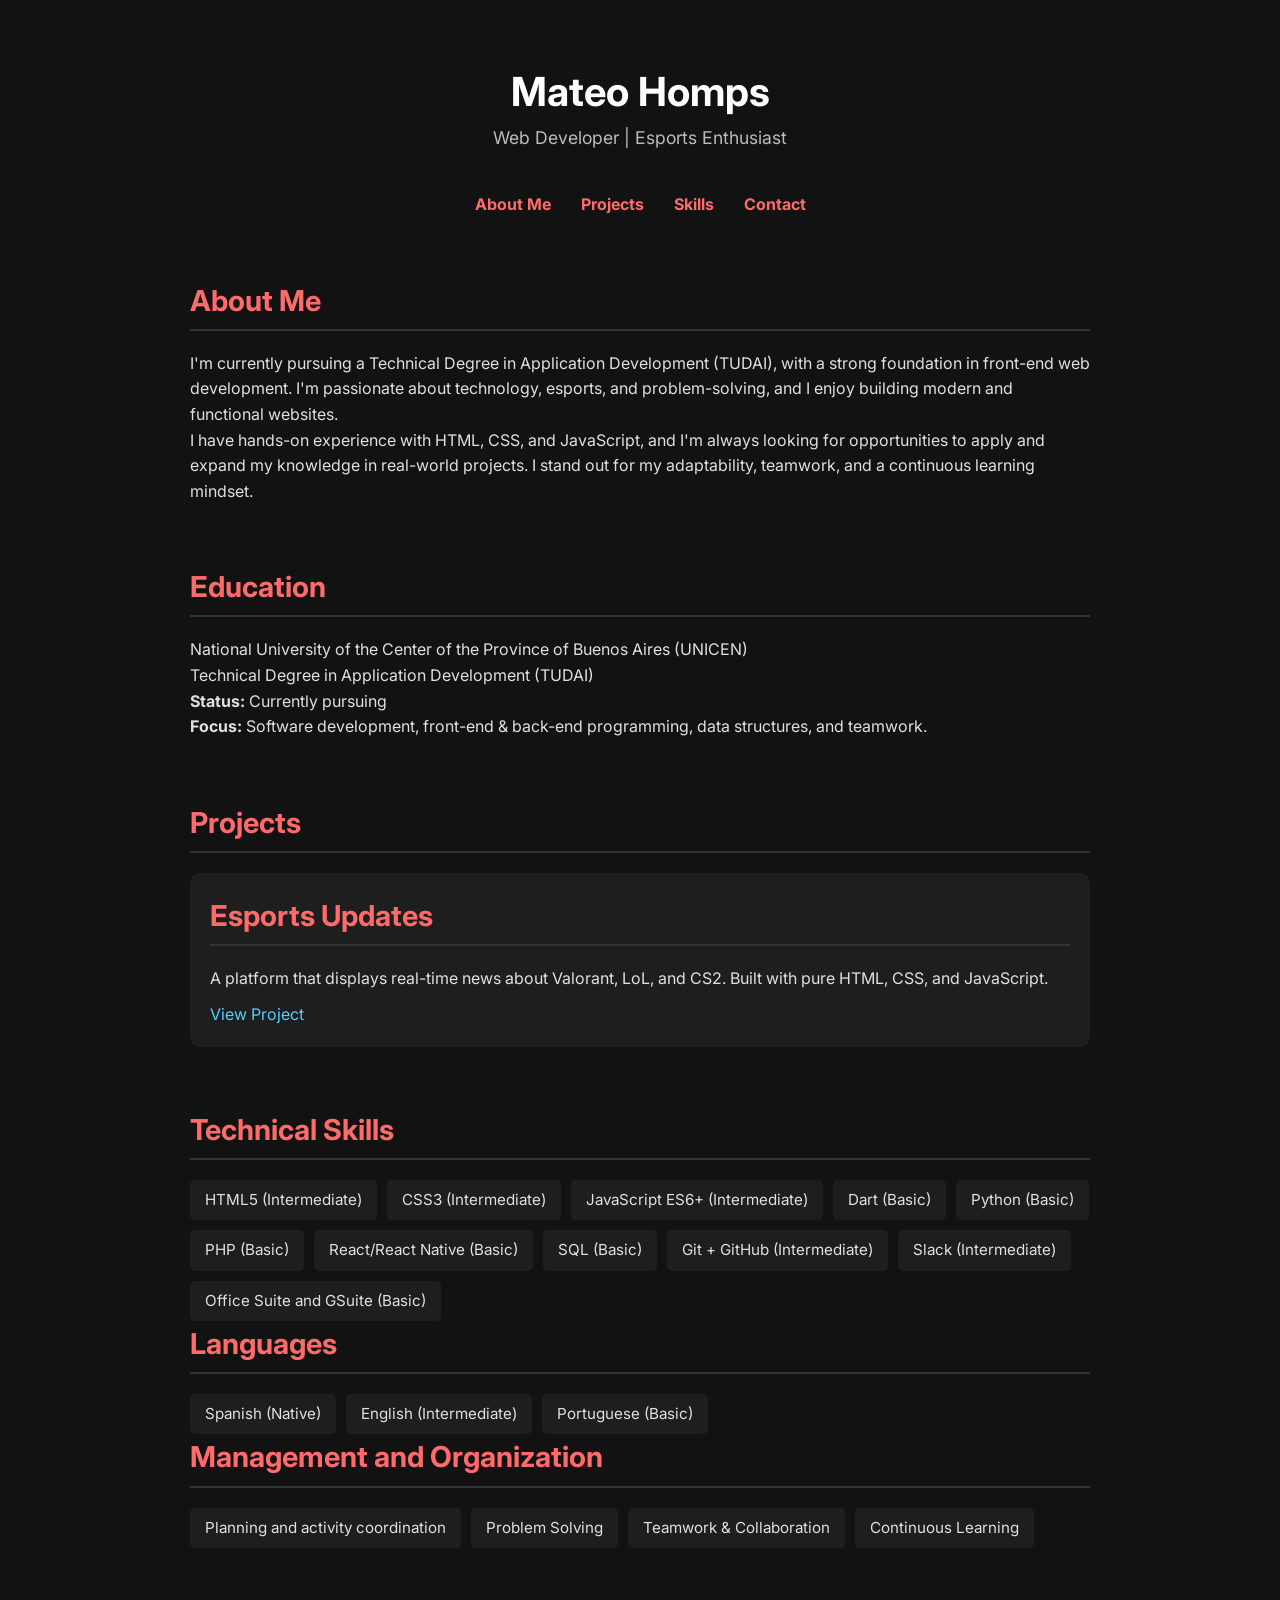
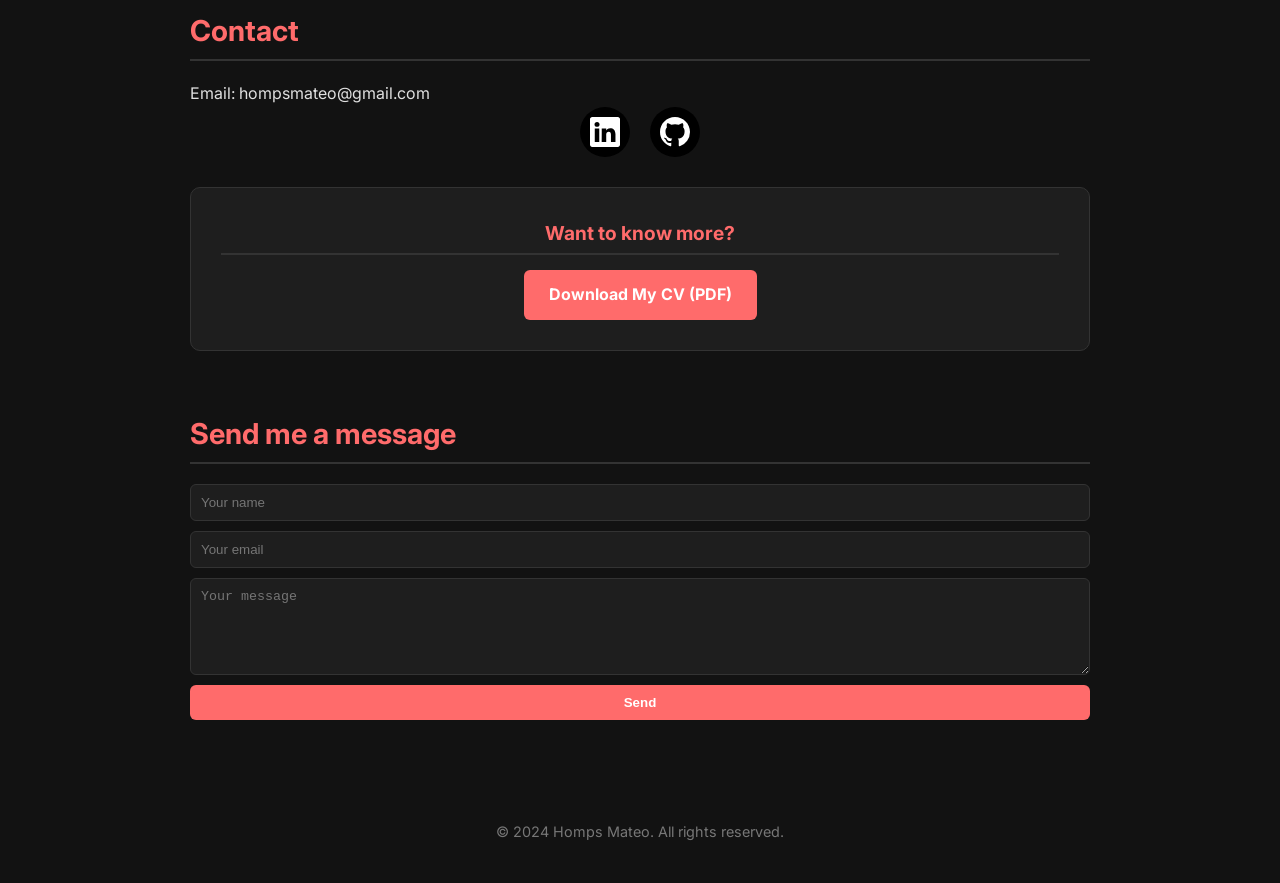
<file: index.html>
<!DOCTYPE html>
<html lang="en">

<head>
  <meta charset="UTF-8" />
  <meta name="viewport" content="width=device-width, initial-scale=1.0" />
  <title>My Portfolio</title>
  <link rel="stylesheet" href="Style.css" />
</head>

<body>
  <header>
    <h1>Mateo Homps</h1>
    <p>Web Developer | Esports Enthusiast</p>
  </header>

  <nav>
    <ul class="nav-links">
      <li class="nav-items"><a href="#about-me">About Me</a></li>
      <li class="nav-items"><a href="#projects">Projects</a></li>
      <li class="nav-items"><a href="#skills">Skills</a></li>
      <li class="nav-items"><a href="#contact">Contact</a></li>
    </ul>
  </nav>

  <main>
    <section id="about-me">
      <h2>About Me</h2>
      <p>
        I'm currently pursuing a Technical Degree in Application Development (TUDAI), with a strong foundation in
        front-end web development. I'm passionate about technology, esports, and problem-solving, and I enjoy building
        modern and functional websites.
      </p>
      <p>
        I have hands-on experience with HTML, CSS, and JavaScript, and I'm always looking for opportunities to apply and
        expand my knowledge in real-world projects. I stand out for my adaptability, teamwork, and a continuous learning
        mindset.
      </p>
    </section>

    <section id="education">
      <h2>Education</h2>
      <div class="education-item">
        <p>National University of the Center of the Province of Buenos Aires (UNICEN)</p>
        <p>Technical Degree in Application Development (TUDAI)</p>
        <p><strong>Status:</strong> Currently pursuing</p>
        <p><strong>Focus:</strong> Software development, front-end & back-end programming, data structures, and
          teamwork.</p>
      </div>
    </section>

    <section id="projects">
      <h2>Projects</h2>
      <div class="project">
        <h3>Esports Updates</h3>
        <p>A platform that displays real-time news about Valorant, LoL, and CS2. Built with pure HTML, CSS, and
          JavaScript.</p>
        <a href="https://github.com/Mateehomps/esports-updates/tree/main/Valorant%20project" target="_blank">View
          Project</a>
      </div>
      <!-- Add more projects here -->
    </section>

    <section id="skills">
      <h2>Technical Skills</h2>
      <ul class="skills">
        <li>HTML5 (Intermediate)</li>
        <li>CSS3 (Intermediate)</li>
        <li>JavaScript ES6+ (Intermediate)</li>
        <li>Dart (Basic)</li>
        <li>Python (Basic)</li>
        <li>PHP (Basic)</li>
        <li>React/React Native (Basic)</li>
        <li>SQL (Basic)</li>
        <li>Git + GitHub (Intermediate)</li>
        <li>Slack (Intermediate)</li>
        <li>Office Suite and GSuite (Basic)</li>
      </ul>
      <h3>Languages</h3>
      <ul class="skills">
        <li>Spanish (Native)</li>
        <li>English (Intermediate)</li>
        <li> Portuguese (Basic)</li>
      </ul>
      <h4> Management and Organization</h4>
      <ul class="skills">
        <li>
          Planning and activity coordination
        </li>
        <li>Problem Solving</li>
        <li>Teamwork & Collaboration</li>
        <li>Continuous Learning</li>
      </ul>
    </section>

    <section id="contact">
      <h2>Contact</h2>
      <p>Email: hompsmateo@gmail.com</p>

      <!-- Social medias -->
      <ul class="Social-Media">
        <li class="icon-content">
          <a href="https://www.linkedin.com/in/mateo-homps-4a02b6228/" aria-label="LinkedIn" data-social="linkedin"
            target="_blank">
            <div class="filled"></div>
            <svg xmlns="http://www.w3.org/2000/svg" width="16" height="16" fill="white" class="bi bi-linkedin"
              viewBox="0 0 16 16" xml:space="preserve">
              <path
                d="M0 1.146C0 .513.526 0 1.175 0h13.65C15.474 0 16 .513 16 1.146v13.708c0 .633-.526 1.146-1.175 1.146H1.175C.526 16 0 15.487 0 14.854zm4.943 12.248V6.169H2.542v7.225zm-1.2-8.212c.837 0 1.358-.554 1.358-1.248-.015-.709-.52-1.248-1.342-1.248S2.4 3.226 2.4 3.934c0 .694.521 1.248 1.327 1.248zm4.908 8.212V9.359c0-.216.016-.432.08-.586.173-.431.568-.878 1.232-.878.869 0 1.216.662 1.216 1.634v3.865h2.401V9.25c0-2.22-1.184-3.252-2.764-3.252-1.274 0-1.845.7-2.165 1.193v.025h-.016l.016-.025V6.169h-2.4c.03.678 0 7.225 0 7.225z"
                fill="white"></path>
            </svg>
          </a>
          <div class="tooltip">LinkedIn</div>
        </li>
        <li class="icon-content">
          <a href="https://github.com/Mateehomps" aria-label="GitHub" data-social="github" target="_blank">
            <div class="filled"></div>
            <svg xmlns="http://www.w3.org/2000/svg" width="16" height="16" fill="white" class="bi bi-github"
              viewBox="0 0 16 16" xml:space="preserve">
              <path
                d="M8 0C3.58 0 0 3.58 0 8c0 3.54 2.29 6.53 5.47 7.59.4.07.55-.17.55-.38 0-.19-.01-.82-.01-1.49-2.01.37-2.53-.49-2.69-.94-.09-.23-.48-.94-.82-1.13-.28-.15-.68-.52-.01-.53.63-.01 1.08.58 1.23.82.72 1.21 1.87.87 2.33.66.07-.52.28-.87.51-1.07-1.78-.2-3.64-.89-3.64-3.95 0-.87.31-1.59.82-2.15-.08-.2-.36-1.02.08-2.12 0 0 .67-.21 2.2.82.64-.18 1.32-.27 2-.27s1.36.09 2 .27c1.53-1.04 2.2-.82 2.2-.82.44 1.1.16 1.92.08 2.12.51.56.82 1.27.82 2.15 0 3.07-1.87 3.75-3.65 3.95.29.25.54.73.54 1.48 0 1.07-.01 1.93-.01 2.2 0 .21.15.46.55.38A8.01 8.01 0 0 0 16 8c0-4.42-3.58-8-8-8"
                fill="white"></path>
            </svg>
          </a>
          <div class="tooltip">GitHub</div>
        </li>
      </ul>
     
      <div class="cv-highlight">
        <h3>Want to know more?</h3>
        <a href="../portfolio/Resume Homps Mateo.pdf" download class="cv-button">Download My CV (PDF)</a>
      </div>
    </section>  
    <h3>Send me a message</h3>
    <form action="https://formspree.io/f/mblgqogr" method="POST">
      <input type="text" name="name" placeholder="Your name" required>
      <input type="email" name="_replyto" placeholder="Your email" required>
      <textarea name="message" placeholder="Your message" rows="5" required></textarea>
      <button type="submit">Send</button>
    </form>
  </main>

  <footer>
    <p>&copy; 2024 Homps Mateo. All rights reserved.</p>
  </footer>
</body>

</html>
</file>
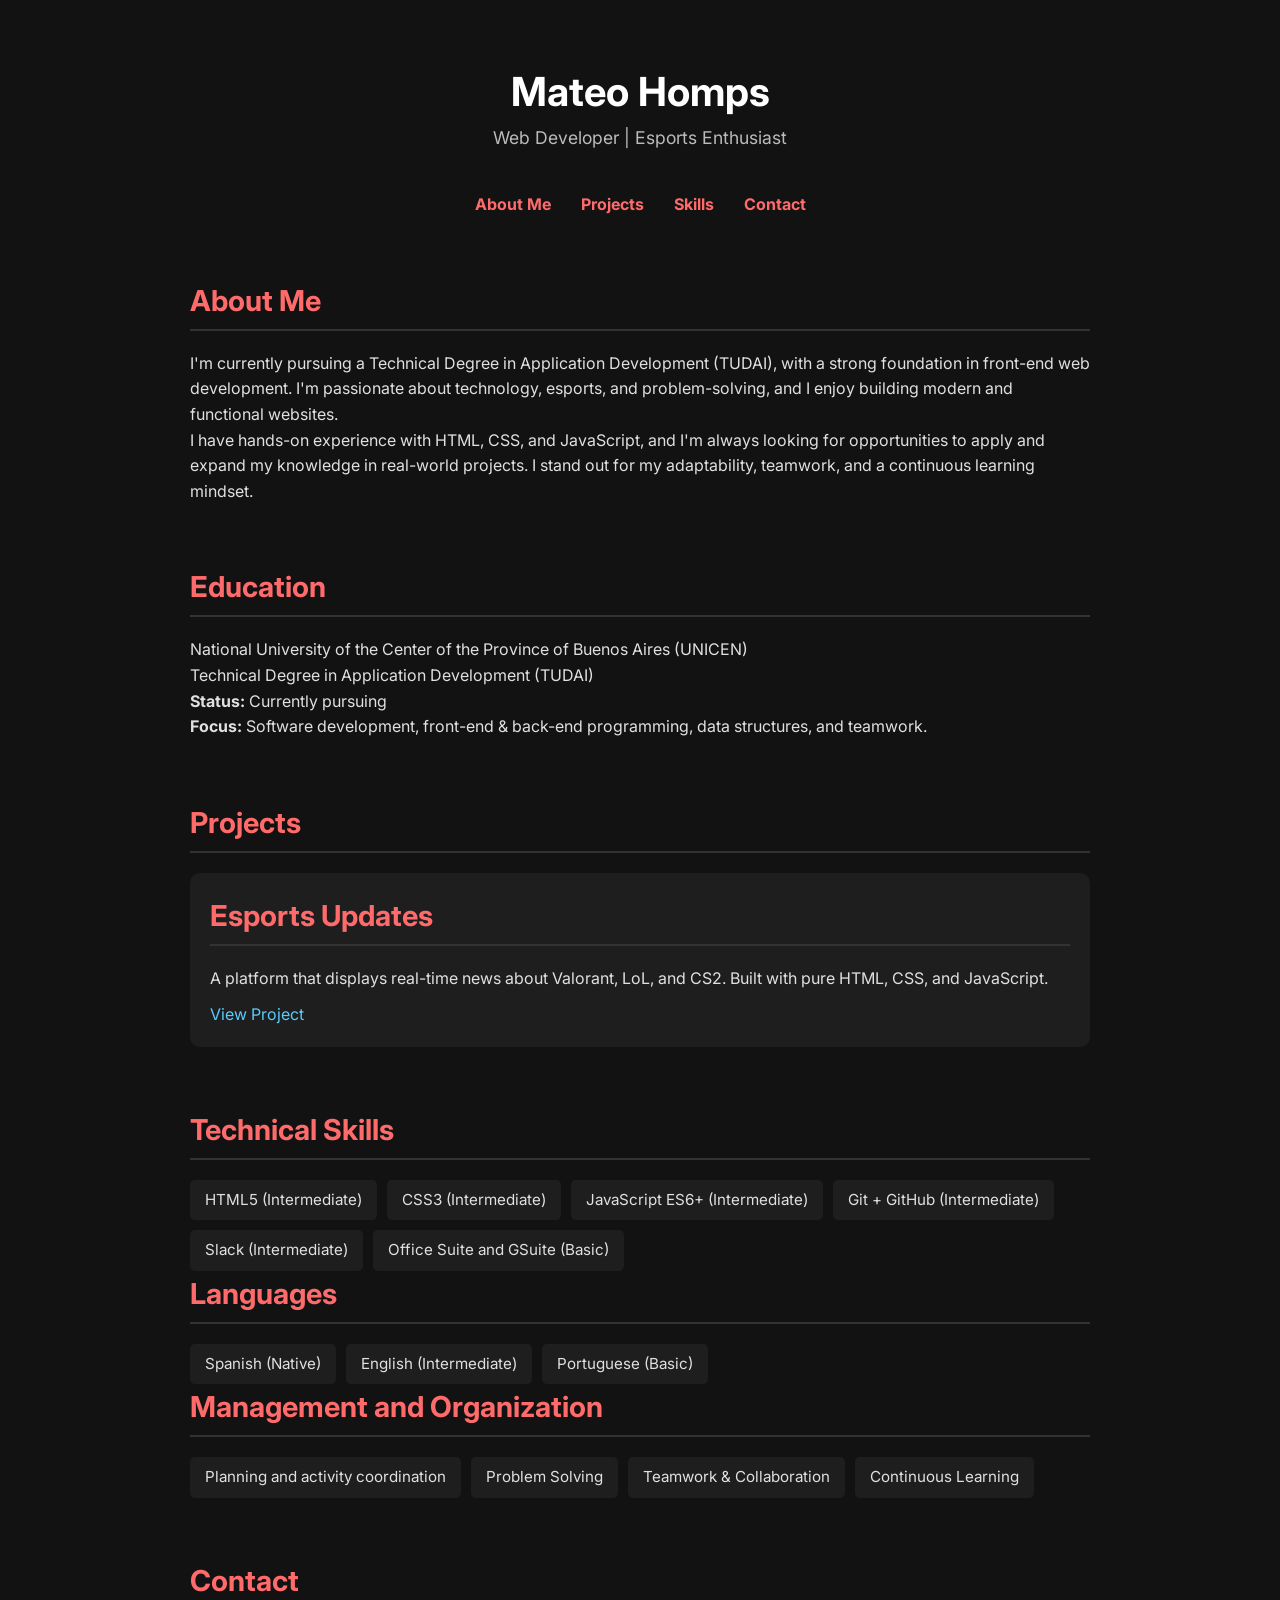
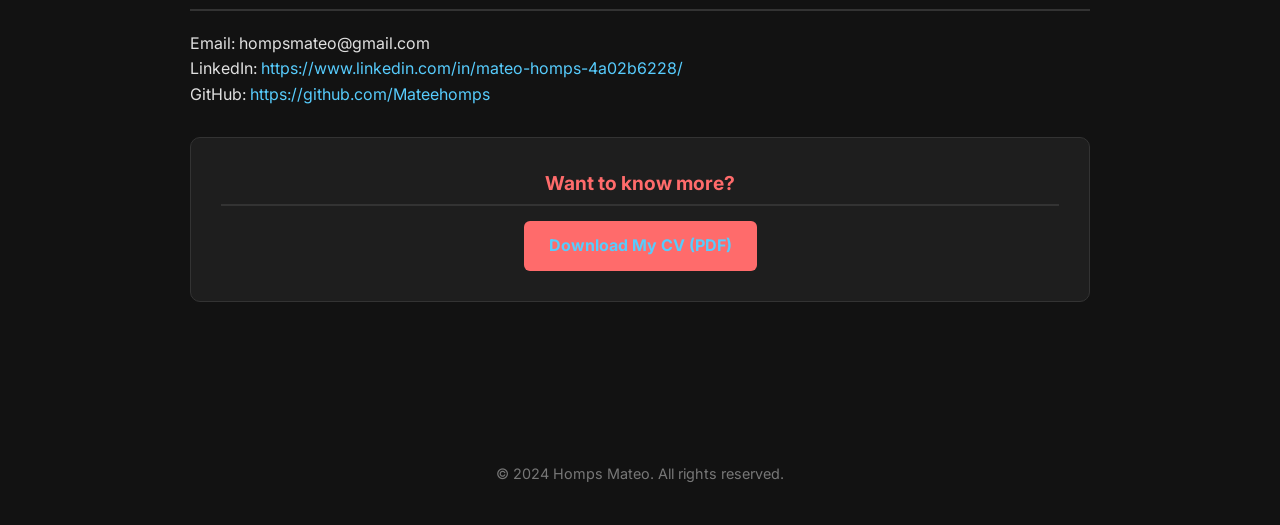
<file: Me/Index.html>
<!DOCTYPE html>
<html lang="en">
<head>
  <meta charset="UTF-8" />
  <meta name="viewport" content="width=device-width, initial-scale=1.0" />
  <title>My Portfolio</title>
  <link rel="stylesheet" href="../Me/Style.css" />
</head>
<body>
  <header>
    <h1>Mateo Homps</h1>
    <p>Web Developer | Esports Enthusiast</p>
  </header>

  <nav>
    <ul>
      <li><a href="#about-me">About Me</a></li>
      <li><a href="#projects">Projects</a></li>
      <li><a href="#skills">Skills</a></li>
      <li><a href="#contact">Contact</a></li>
    </ul>
  </nav>

  <main>
    <section id="about-me">
      <h2>About Me</h2>
      <p>
        I'm currently pursuing a Technical Degree in Application Development (TUDAI), with a strong foundation in front-end web development. I'm passionate about technology, esports, and problem-solving, and I enjoy building modern and functional websites.
      </p>
      <p>
        I have hands-on experience with HTML, CSS, and JavaScript, and I'm always looking for opportunities to apply and expand my knowledge in real-world projects. I stand out for my adaptability, teamwork, and a continuous learning mindset.
      </p>
    </section>

    <section id="education">
        <h2>Education</h2>
        <div class="education-item">
            <p>National University of the Center of the Province of Buenos Aires (UNICEN)</p>
            <p>Technical Degree in Application Development (TUDAI)</p>
            <p><strong>Status:</strong> Currently pursuing</p>
            <p><strong>Focus:</strong> Software development, front-end & back-end programming, data structures, and teamwork.</p>
        </div>
      </section>
      
    <section id="projects">
      <h2>Projects</h2>
      <div class="project">
        <h3>Esports Updates</h3>
        <p>A platform that displays real-time news about Valorant, LoL, and CS2. Built with pure HTML, CSS, and JavaScript.</p>
        <a href="https://github.com/Mateehomps/esports-updates/tree/main/Valorant%20project">View Project</a>
      </div>
      <!-- Add more projects here -->
    </section>

    <section id="skills">
      <h2>Technical Skills</h2>
      <ul class="skills">
        <li>HTML5 (Intermediate)</li>
        <li>CSS3 (Intermediate)</li>
        <li>JavaScript ES6+ (Intermediate)</li>
        <li>Git + GitHub (Intermediate)</li>
        <li>Slack (Intermediate)</li>
        <li>Office Suite and GSuite (Basic)</li>
      </ul>
      <h3>Languages</h3>
      <ul class="skills">
        <li>Spanish (Native)</li>
        <li>English (Intermediate)</li>
        <li> Portuguese (Basic)</li>
      </ul>
      <h4> Management and Organization</h4>
      <ul class="skills">
        <li>
            Planning and activity coordination
        </li>
        <li>Problem Solving</li>
        <li>Teamwork & Collaboration</li>
        <li>Continuous Learning</li>
      </ul>
    </section>

    <section id="contact">
      <h2>Contact</h2>
      <p>Email: hompsmateo@gmail.com</p>
      <p>LinkedIn: <a href="#">https://www.linkedin.com/in/mateo-homps-4a02b6228/</a></p>
      <p>GitHub: <a href="#">https://github.com/Mateehomps</a></p>
      <div class="cv-highlight">
        <h3>Want to know more?</h3>
        <a href="../Me/CV_HompsMateo.pdf.pdf" download class="cv-button">Download My CV (PDF)</a>
      </div>
    </section>
  </main>

  <footer>
    <p>&copy; 2024 Homps Mateo. All rights reserved.</p>
  </footer>
</body>
</html>
</file>
<file: Style.css>
/* Importa una fuente moderna */
@import url('https://fonts.googleapis.com/css2?family=Inter:wght@400;700&display=swap');

* {
  margin: 0;
  padding: 0;
  box-sizing: border-box;
}

body {
  font-family: 'Inter', sans-serif;
  background-color: #121212;
  color: #e0e0e0;
  line-height: 1.6;
  padding: 0 20px;
}

header {
  text-align: center;
  padding: 60px 0 20px;
}

header h1 {
  font-size: 2.5rem;
  color: #ffffff;
}

header p {
  font-size: 1.1rem;
  color: #bbbbbb;
}

nav {
  text-align: center;
  margin-bottom: 40px;
}

nav ul {
  list-style: none;
  display: flex;
  justify-content: center;
  gap: 30px;
  padding: 20px 0;
}

nav a {
  text-decoration: none;
  color: #ff6b6b;
  font-weight: bold;
  transition: color 0.3s ease;
}

nav a:hover {
  color: #ffffff;
}

main {
  max-width: 900px;
  margin: auto;
  padding-bottom: 60px;
}

section {
  margin-bottom: 60px;
}

h2 {
  font-size: 1.8rem;
  margin-bottom: 20px;
  color: #ff6b6b;
  border-bottom: 2px solid #333;
  padding-bottom: 5px;
}

h3 {
    font-size: 1.8rem;
    margin-bottom: 20px;
    color: #ff6b6b;
    border-bottom: 2px solid #333;
    padding-bottom: 5px;
  }

  h4 {
    font-size: 1.8rem;
    margin-bottom: 20px;
    color: #ff6b6b;
    border-bottom: 2px solid #333;
    padding-bottom: 5px;
  }

.project {
  background: #1e1e1e;
  border-radius: 10px;
  padding: 20px;
  margin-bottom: 20px;
  transition: transform 0.3s;
}

.project:hover {
  transform: scale(1.02);
}

.project a {
  display: inline-block;
  margin-top: 10px;
  color: #57ccfd;
  text-decoration: none;
}

.project a:hover {
  text-decoration: underline;
}

.skills {
  display: flex;
  flex-wrap: wrap;
  gap: 10px;
  list-style: none;
  padding: 0;
}

.skills li {
  background: #1e1e1e;
  padding: 8px 15px;
  border-radius: 5px;
  font-size: 0.95rem;
}

.cv-button {
  display: inline-block;
  background-color: #ff6b6b;
  color: #ffffff;
  padding: 12px 25px;
  border-radius: 6px;
  text-decoration: none;
  font-weight: bold;
  transition: background 0.3s ease;
}


#contact a:hover {
  text-decoration: underline;
}

footer {
  text-align: center;
  padding: 40px 0;
  font-size: 0.9rem;
  color: #777;
}

.cv-highlight {
    margin-top: 30px;
    padding: 30px;
    background: #1e1e1e;
    border: 1px solid #333;
    border-radius: 10px;
    text-align: center;
  }
  
  .cv-highlight h3 {
    margin-bottom: 15px;
    color: #ff6b6b;
    font-size: 1.2rem;
  }
  
  
  
  .cv-button:hover {
    background-color: #f03232;
  }
  
  #visits {
    font-weight: bold;
    color: #57ccfd;
  }
  

  form {
    display: flex;
    flex-direction: column;
    gap: 10px;
    margin-top: 20px;
  }
  
  form input,
  form textarea {
    padding: 10px;
    background: #1e1e1e;
    border: 1px solid #333;
    border-radius: 6px;
    color: #fff;
  }
  
  form button {
    padding: 10px;
    background: #ff6b6b;
    border: none;
    border-radius: 6px;
    color: #fff;
    font-weight: bold;
    cursor: pointer;
    transition: background 0.3s ease;
  }
  
  form button:hover {
    background: #e85c5c;
  }
    
  /* Social medias */ 

 ul {
  list-style: none;
}

.Social-Media {
  display: flex;
  justify-content: center;
  align-items: center;
}
.Social-Media .icon-content {
  margin: 0 10px;
  position: relative;
}
.Social-Media .icon-content .tooltip {
  position: absolute;
  top: -30px;
  left: 50%;
  transform: translateX(-50%);
  color: #ffffff;
  padding: 6px 10px;
  border-radius: 5px;
  opacity: 0;
  visibility: hidden;
  font-size: 14px;
  transition: all 0.3s ease;
}
.Social-Media .icon-content:hover .tooltip {
  opacity: 1;
  visibility: visible;
  top: -50px;
}
.Social-Media .icon-content a {
  position: relative;
  overflow: hidden;
  display: flex;
  justify-content: center;
  align-items: center;
  width: 50px;
  height: 50px;
  border-radius: 50%;
  color: #4d4d4d;
  background-color: #000000;
  transition: all 0.3s ease-in-out;
}
.Social-Media .icon-content a:hover {
  box-shadow: 3px 2px 45px 0px rgb(0 0 0 / 12%);
}
.Social-Media .icon-content a svg {
  position: relative;
  z-index: 1;
  width: 30px;
  height: 30px;
}
.Social-Media .icon-content a:hover {
  color: #e85c5c;
}
.Social-Media .icon-content a .filled {
  position: absolute;
  top: auto;
  bottom: 0;
  left: 0;
  width: 100%;
  height: 0;
  background-color: #000;
  transition: all 0.3s ease-in-out;
}
.Social-Media .icon-content a:hover .filled {
  height: 100%;
}

.Social-Media .icon-content a[data-social="linkedin"] .filled,
.Social-Media .icon-content a[data-social="linkedin"] ~ .tooltip {
  background-color: #e85c5c;
}

.Social-Media .icon-content a[data-social="github"] .filled,
.Social-Media .icon-content a[data-social="github"] ~ .tooltip {
  background-color: #e85c5c;
}
</file>
<file: Me/Style.css>
/* Importa una fuente moderna */
@import url('https://fonts.googleapis.com/css2?family=Inter:wght@400;700&display=swap');

* {
  margin: 0;
  padding: 0;
  box-sizing: border-box;
}

body {
  font-family: 'Inter', sans-serif;
  background-color: #121212;
  color: #e0e0e0;
  line-height: 1.6;
  padding: 0 20px;
}

header {
  text-align: center;
  padding: 60px 0 20px;
}

header h1 {
  font-size: 2.5rem;
  color: #ffffff;
}

header p {
  font-size: 1.1rem;
  color: #bbbbbb;
}

nav {
  text-align: center;
  margin-bottom: 40px;
}

nav ul {
  list-style: none;
  display: flex;
  justify-content: center;
  gap: 30px;
  padding: 20px 0;
}

nav a {
  text-decoration: none;
  color: #ff6b6b;
  font-weight: bold;
  transition: color 0.3s ease;
}

nav a:hover {
  color: #ffffff;
}

main {
  max-width: 900px;
  margin: auto;
  padding-bottom: 60px;
}

section {
  margin-bottom: 60px;
}

h2 {
  font-size: 1.8rem;
  margin-bottom: 20px;
  color: #ff6b6b;
  border-bottom: 2px solid #333;
  padding-bottom: 5px;
}

h3 {
    font-size: 1.8rem;
    margin-bottom: 20px;
    color: #ff6b6b;
    border-bottom: 2px solid #333;
    padding-bottom: 5px;
  }

  h4 {
    font-size: 1.8rem;
    margin-bottom: 20px;
    color: #ff6b6b;
    border-bottom: 2px solid #333;
    padding-bottom: 5px;
  }

.project {
  background: #1e1e1e;
  border-radius: 10px;
  padding: 20px;
  margin-bottom: 20px;
  transition: transform 0.3s;
}

.project:hover {
  transform: scale(1.02);
}

.project a {
  display: inline-block;
  margin-top: 10px;
  color: #57ccfd;
  text-decoration: none;
}

.project a:hover {
  text-decoration: underline;
}

.skills {
  display: flex;
  flex-wrap: wrap;
  gap: 10px;
  list-style: none;
  padding: 0;
}

.skills li {
  background: #1e1e1e;
  padding: 8px 15px;
  border-radius: 5px;
  font-size: 0.95rem;
}

#contact a {
  color: #57ccfd;
  text-decoration: none;
}

#contact a:hover {
  text-decoration: underline;
}

footer {
  text-align: center;
  padding: 40px 0;
  font-size: 0.9rem;
  color: #777;
}

.cv-highlight {
    margin-top: 30px;
    padding: 30px;
    background: #1e1e1e;
    border: 1px solid #333;
    border-radius: 10px;
    text-align: center;
  }
  
  .cv-highlight h3 {
    margin-bottom: 15px;
    color: #ff6b6b;
    font-size: 1.2rem;
  }
  
  .cv-button {
    display: inline-block;
    background-color: #ff6b6b;
    color: #fff;
    padding: 12px 25px;
    border-radius: 6px;
    text-decoration: none;
    font-weight: bold;
    transition: background 0.3s ease;
  }
  
  .cv-button:hover {
    background-color: #e85c5c;
  }
</file>
